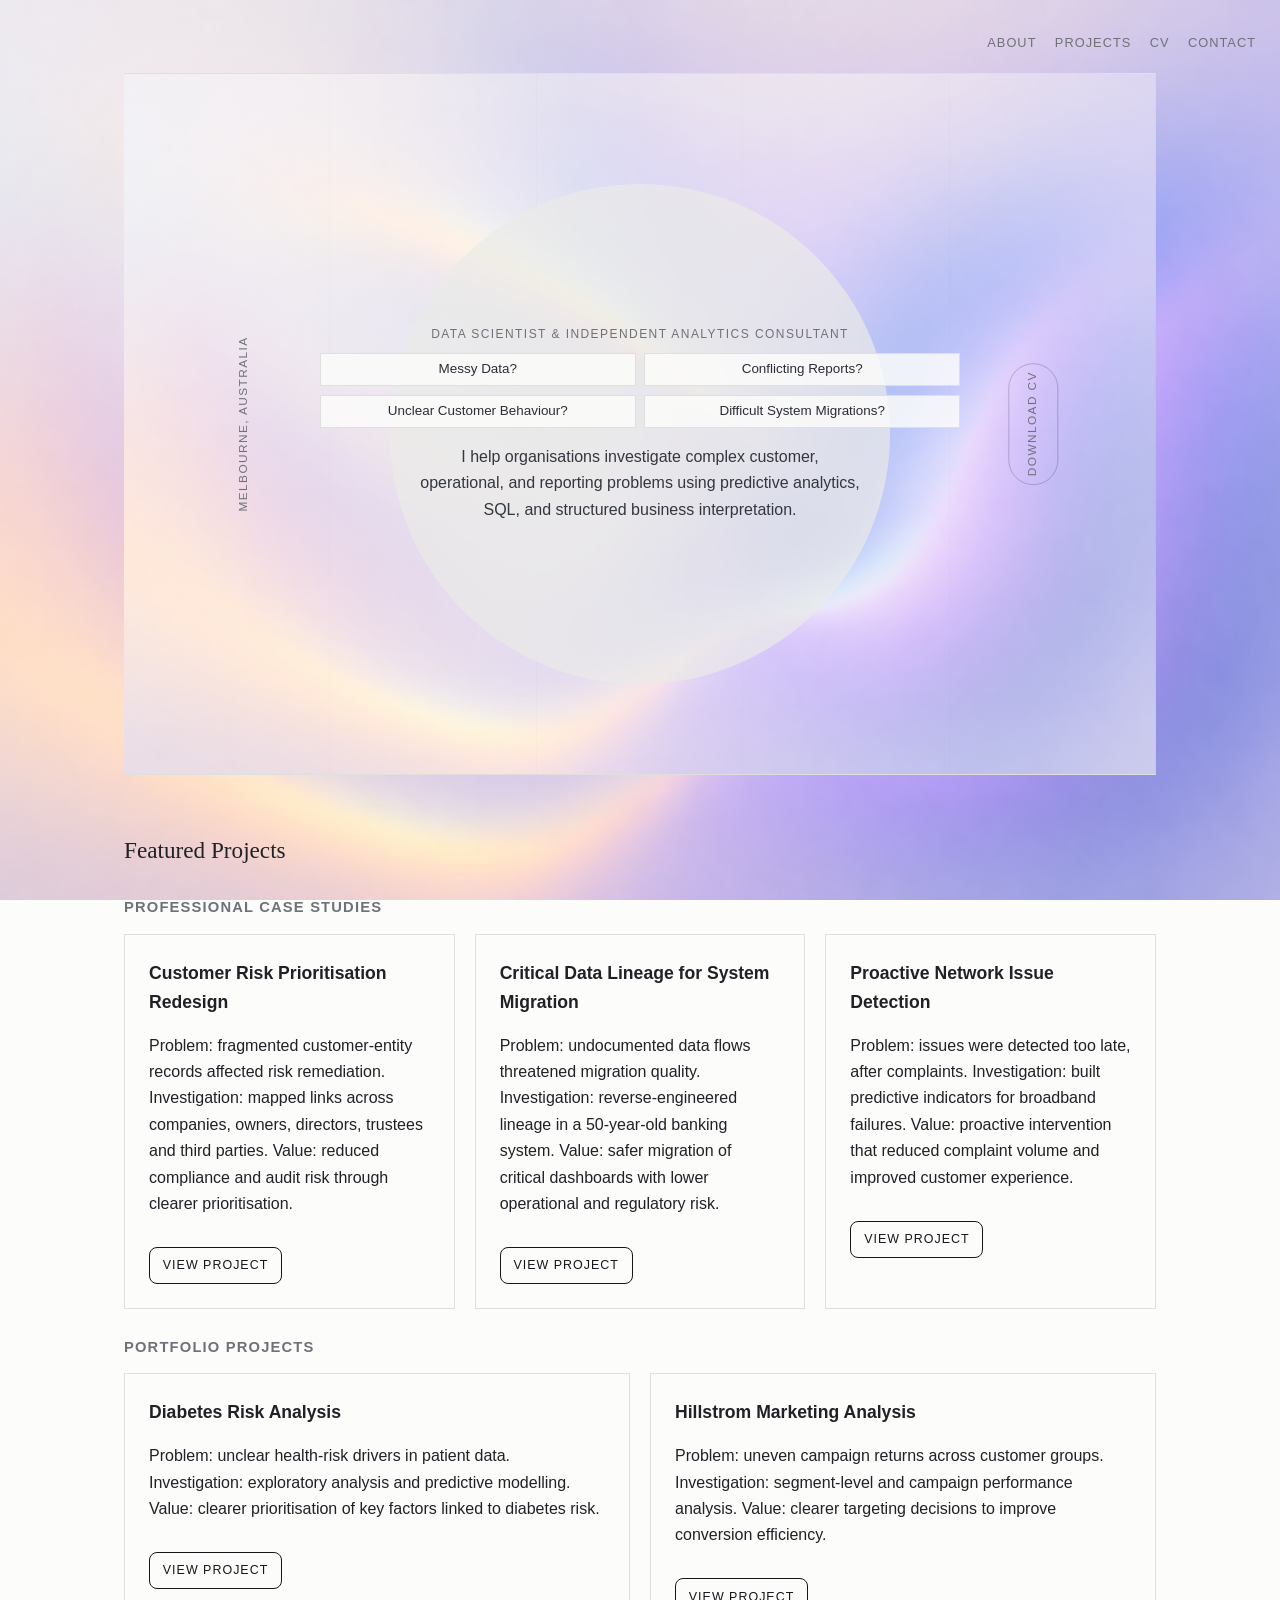
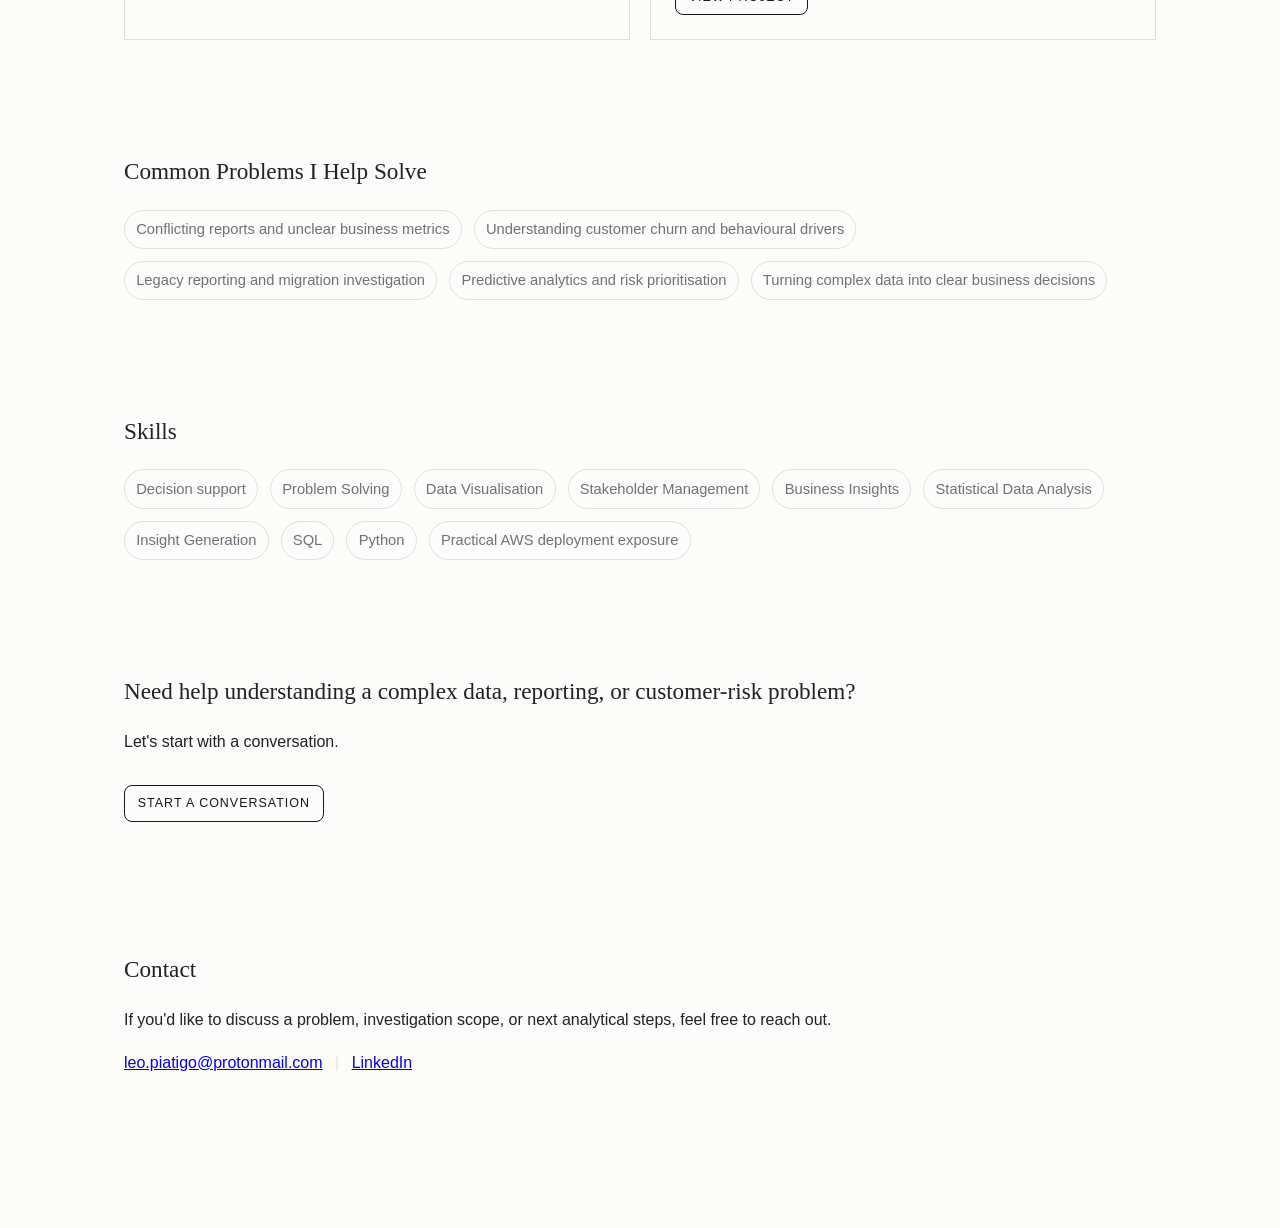
<file: index.html>
<!DOCTYPE html>
<html lang="en">
  <head>
    <meta charset="UTF-8" />
    <meta name="viewport" content="width=device-width, initial-scale=1.0" />
    <title>Leon Gor | Data Scientist &amp; Independent Analytics Consultant</title>
    <meta name="description" content="Helping organisations investigate customer, operational, reporting and migration problems using predictive analytics, SQL and structured business interpretation." />
    <link rel="stylesheet" href="styles.css" />
    <!-- Google tag (gtag.js) -->
    <script async src="https://www.googletagmanager.com/gtag/js?id=G-ETQPFEDKZ9"></script>
    <script>
      window.dataLayer = window.dataLayer || [];
      function gtag(){dataLayer.push(arguments);}
      gtag('js', new Date());

      gtag('config', 'G-ETQPFEDKZ9');
    </script>
  </head>
  <body class="home-page">
    <header class="site-header">
      <nav class="nav">
        <a href="#about">About</a>
        <a href="projects/index.html">Projects</a>
        <a href="cv.html">CV</a>
        <a href="#contact">Contact</a>
      </nav>
    </header>

    <main>
      <section class="hero section" id="about">
        <div class="hero-grid-lines" aria-hidden="true"></div>
        <div class="hero-content">
          <p class="hero-side-note hero-side-note-left">Melbourne, Australia</p>
          <a
            class="hero-side-note hero-side-button"
            href="assets/LeonGor_CV_insight_datascientist.pdf"
            download="LeonGor_CV_insight_datascientist.pdf"
            >Download CV</a
          >

          <p class="eyebrow">Data Scientist &amp; Independent Analytics Consultant</p>
          <div class="hero-problem-cards" aria-label="Common analytics and reporting challenges">
            <span class="problem-card">Messy Data?</span>
            <span class="problem-card">Conflicting Reports?</span>
            <span class="problem-card">Unclear Customer Behaviour?</span>
            <span class="problem-card">Difficult System Migrations?</span>
          </div>
          <p class="intro">
            I help organisations investigate complex customer, operational, and
            reporting problems using predictive analytics, SQL, and structured
            business interpretation.
          </p>
        </div>
      </section>

      <section class="section" id="projects">
        <h2>Featured Projects</h2>

        <div class="project-group">
          <h3 class="project-group-title">Professional Case Studies</h3>
          <div class="cards">
            <article class="card">
              <h3>Customer Risk Prioritisation Redesign</h3>
              <p>
                Problem: fragmented customer-entity records affected risk
                remediation. Investigation: mapped links across companies,
                owners, directors, trustees and third parties. Value: reduced
                compliance and audit risk through clearer prioritisation.
              </p>
              <a class="button" href="projects/remediation.html">View Project</a>
            </article>

            <article class="card">
              <h3>Critical Data Lineage for System Migration</h3>
              <p>
                Problem: undocumented data flows threatened migration quality.
                Investigation: reverse-engineered lineage in a 50-year-old
                banking system. Value: safer migration of critical dashboards
                with lower operational and regulatory risk.
              </p>
              <a class="button" href="projects/data-lineage.html">View Project</a>
            </article>

            <article class="card">
              <h3>Proactive Network Issue Detection</h3>
              <p>
                Problem: issues were detected too late, after complaints.
                Investigation: built predictive indicators for broadband
                failures. Value: proactive intervention that reduced complaint
                volume and improved customer experience.
              </p>
              <a class="button" href="projects/network-detection.html">View Project</a>
            </article>
          </div>
        </div>

        <div class="project-group">
          <h3 class="project-group-title">Portfolio Projects</h3>
          <div class="cards">
            <article class="card">
              <h3>Diabetes Risk Analysis</h3>
              <p>
                Problem: unclear health-risk drivers in patient data.
                Investigation: exploratory analysis and predictive modelling.
                Value: clearer prioritisation of key factors linked to diabetes
                risk.
              </p>
              <a class="button" href="projects/diabetes.html">View Project</a>
            </article>

            <article class="card">
              <h3>Hillstrom Marketing Analysis</h3>
              <p>
                Problem: uneven campaign returns across customer groups.
                Investigation: segment-level and campaign performance analysis.
                Value: clearer targeting decisions to improve conversion
                efficiency.
              </p>
              <a class="button" href="projects/hillstrom.html">View Project</a>
            </article>
          </div>
        </div>
      </section>

      <section class="section" id="problems">
        <h2>Common Problems I Help Solve</h2>
        <ul class="skills-list">
          <li>Conflicting reports and unclear business metrics</li>
          <li>Understanding customer churn and behavioural drivers</li>
          <li>Legacy reporting and migration investigation</li>
          <li>Predictive analytics and risk prioritisation</li>
          <li>Turning complex data into clear business decisions</li>
        </ul>
      </section>

      <section class="section" id="skills">
        <h2>Skills</h2>
        <ul class="skills-list">
          <li>Decision support</li>
          <li>Problem Solving</li>
          <li>Data Visualisation</li>
          <li>Stakeholder Management</li>
          <li>Business Insights</li>
          <li>Statistical Data Analysis</li>
          <li>Insight Generation</li>
          <li>SQL</li>
          <li>Python</li>
          <li>Practical AWS deployment exposure</li>
        </ul>
      </section>


      <section class="section" id="cta">
        <h2>Need help understanding a complex data, reporting, or customer-risk problem?</h2>
        <p>Let's start with a conversation.</p>
        <p><a class="button" href="mailto:leo.piatigo@protonmail.com">Start a Conversation</a></p>
      </section>

      <section class="section" id="contact">
        <h2>Contact</h2>
        <p>
          If you'd like to discuss a problem, investigation scope, or next analytical steps, feel free to reach out.
        </p>
        <p>
          <a href="mailto:leo.piatigo@protonmail.com">leo.piatigo@protonmail.com</a>
          <span class="divider">|</span>
          <a href="https://www.linkedin.com" target="_blank" rel="noopener noreferrer">LinkedIn</a>
        </p>
      </section>
    </main>
  </body>
</html>
</file>
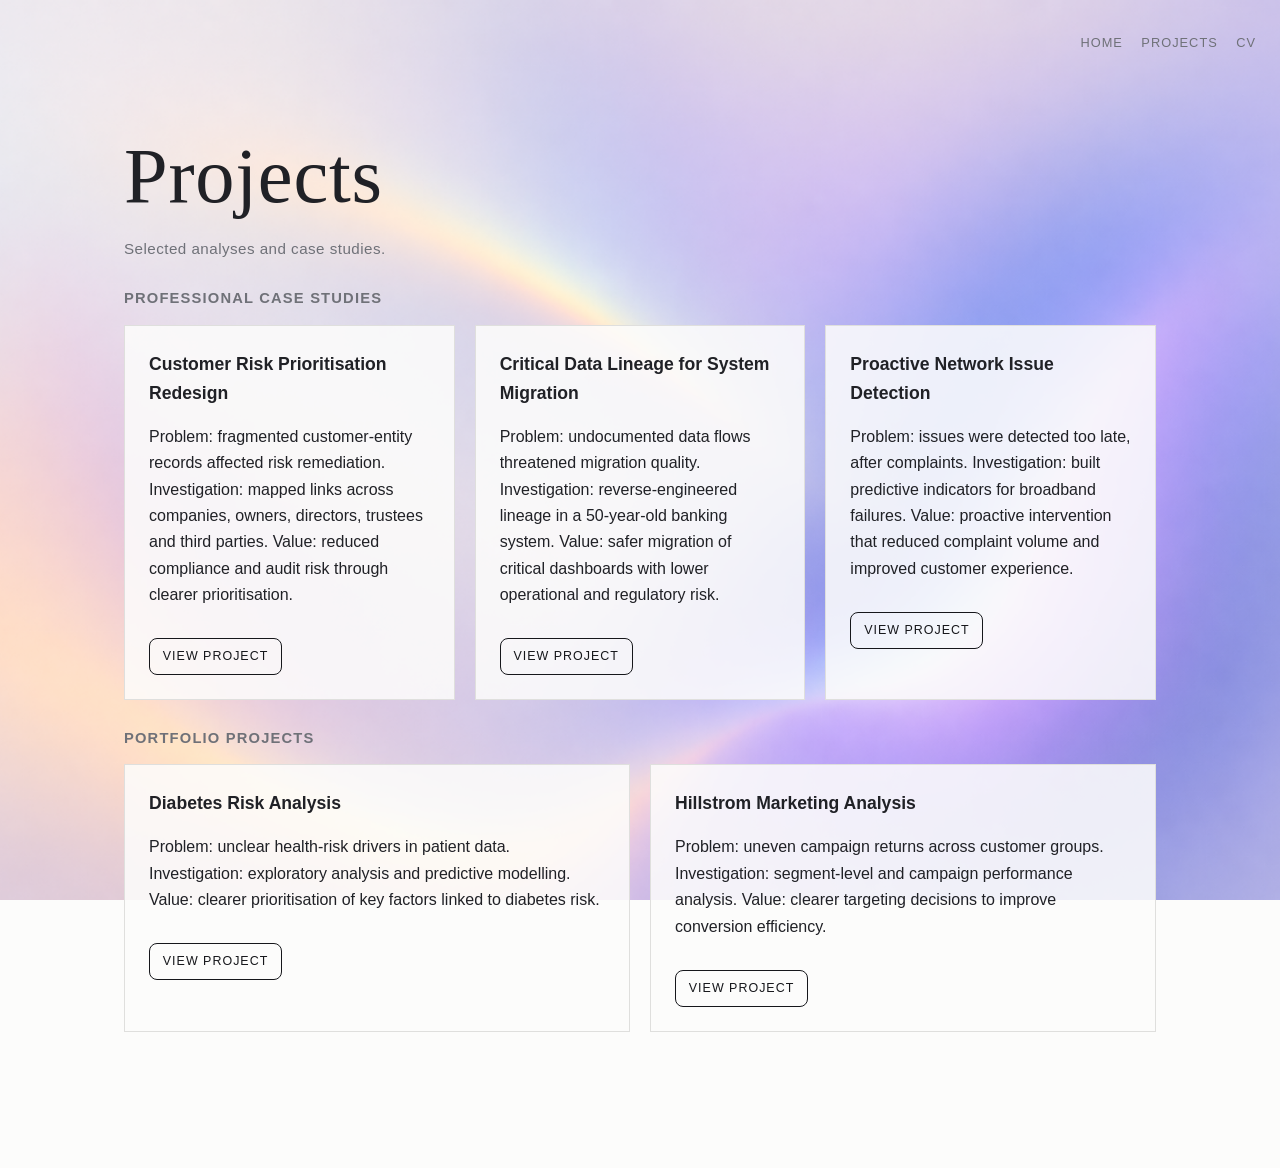
<file: projects/index.html>
<!DOCTYPE html>
<html lang="en">
  <head>
    <meta charset="UTF-8" />
    <meta name="viewport" content="width=device-width, initial-scale=1.0" />
    <title>Projects | Leon Gor</title>
    <link rel="stylesheet" href="../styles.css" />
    <!-- Google tag (gtag.js) -->
    <script async src="https://www.googletagmanager.com/gtag/js?id=G-ETQPFEDKZ9"></script>
    <script>
      window.dataLayer = window.dataLayer || [];
      function gtag(){dataLayer.push(arguments);}
      gtag('js', new Date());

      gtag('config', 'G-ETQPFEDKZ9');
    </script>
  </head>
  <body>
    <header class="site-header">
      <nav class="nav">
        <a href="../index.html">Home</a>
        <a href="index.html">Projects</a>
        <a href="../cv.html">CV</a>
      </nav>
    </header>

    <main>
      <section class="section">
        <h1>Projects</h1>
        <p class="subtitle">Selected analyses and case studies.</p>

        <div class="project-group">
          <h2 class="project-group-title">Professional Case Studies</h2>
          <div class="cards">
            <article class="card">
              <h3>Customer Risk Prioritisation Redesign</h3>
              <p>
                Problem: fragmented customer-entity records affected risk
                remediation. Investigation: mapped links across companies,
                owners, directors, trustees and third parties. Value: reduced
                compliance and audit risk through clearer prioritisation.
              </p>
              <a class="button" href="remediation.html">View Project</a>
            </article>

            <article class="card">
              <h3>Critical Data Lineage for System Migration</h3>
              <p>
                Problem: undocumented data flows threatened migration quality.
                Investigation: reverse-engineered lineage in a 50-year-old
                banking system. Value: safer migration of critical dashboards
                with lower operational and regulatory risk.
              </p>
              <a class="button" href="data-lineage.html">View Project</a>
            </article>

            <article class="card">
              <h3>Proactive Network Issue Detection</h3>
              <p>
                Problem: issues were detected too late, after complaints.
                Investigation: built predictive indicators for broadband
                failures. Value: proactive intervention that reduced complaint
                volume and improved customer experience.
              </p>
              <a class="button" href="network-detection.html">View Project</a>
            </article>
          </div>
        </div>

        <div class="project-group">
          <h2 class="project-group-title">Portfolio Projects</h2>
          <div class="cards">
            <article class="card">
              <h3>Diabetes Risk Analysis</h3>
              <p>
                Problem: unclear health-risk drivers in patient data.
                Investigation: exploratory analysis and predictive modelling.
                Value: clearer prioritisation of key factors linked to diabetes
                risk.
              </p>
              <a class="button" href="diabetes.html">View Project</a>
            </article>

            <article class="card">
              <h3>Hillstrom Marketing Analysis</h3>
              <p>
                Problem: uneven campaign returns across customer groups.
                Investigation: segment-level and campaign performance analysis.
                Value: clearer targeting decisions to improve conversion
                efficiency.
              </p>
              <a class="button" href="hillstrom.html">View Project</a>
            </article>
          </div>
        </div>
      </section>
    </main>
  </body>
</html>
</file>
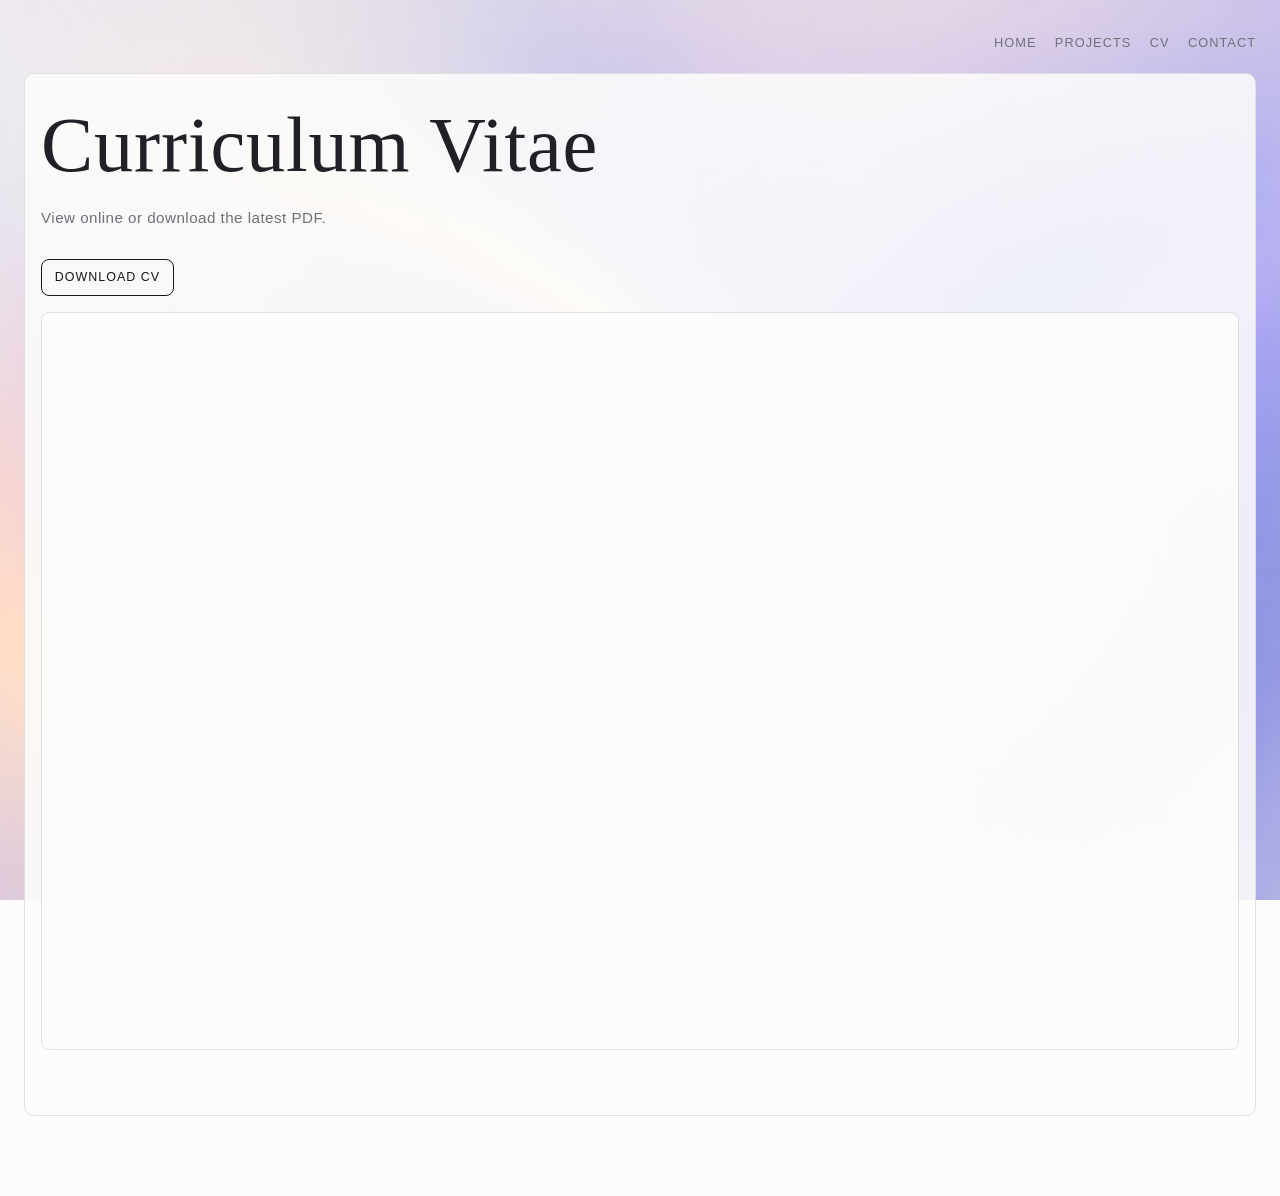
<file: cv.html>
<!DOCTYPE html>
<html lang="en">
  <head>
    <meta charset="UTF-8" />
    <meta name="viewport" content="width=device-width, initial-scale=1.0" />
    <title>CV | Leon Gor</title>
    <link rel="stylesheet" href="styles.css" />
    <!-- Google tag (gtag.js) -->
    <script async src="https://www.googletagmanager.com/gtag/js?id=G-ETQPFEDKZ9"></script>
    <script>
      window.dataLayer = window.dataLayer || [];
      function gtag(){dataLayer.push(arguments);}
      gtag('js', new Date());

      gtag('config', 'G-ETQPFEDKZ9');
    </script>
  </head>
  <body>
    <header class="site-header">
      <nav class="nav">
        <a href="index.html">Home</a>
        <a href="projects/index.html">Projects</a>
        <a href="cv.html">CV</a>
        <a href="index.html#contact">Contact</a>
      </nav>
    </header>

    <main class="cv-page">
      <section class="section cv-section">
        <h1>Curriculum Vitae</h1>
        <p class="subtitle">View online or download the latest PDF.</p>
        <p>
          <a
            class="button"
            href="assets/LeonGor_CV_insight_datascientist.pdf"
            download="LeonGor_CV_insight_datascientist.pdf"
            >Download CV</a
          >
        </p>

        <iframe
          class="cv-embed"
          src="assets/LeonGor_CV_insight_datascientist.pdf"
          title="Leon Gor CV PDF"
        ></iframe>
      </section>
    </main>
  </body>
</html>
</file>
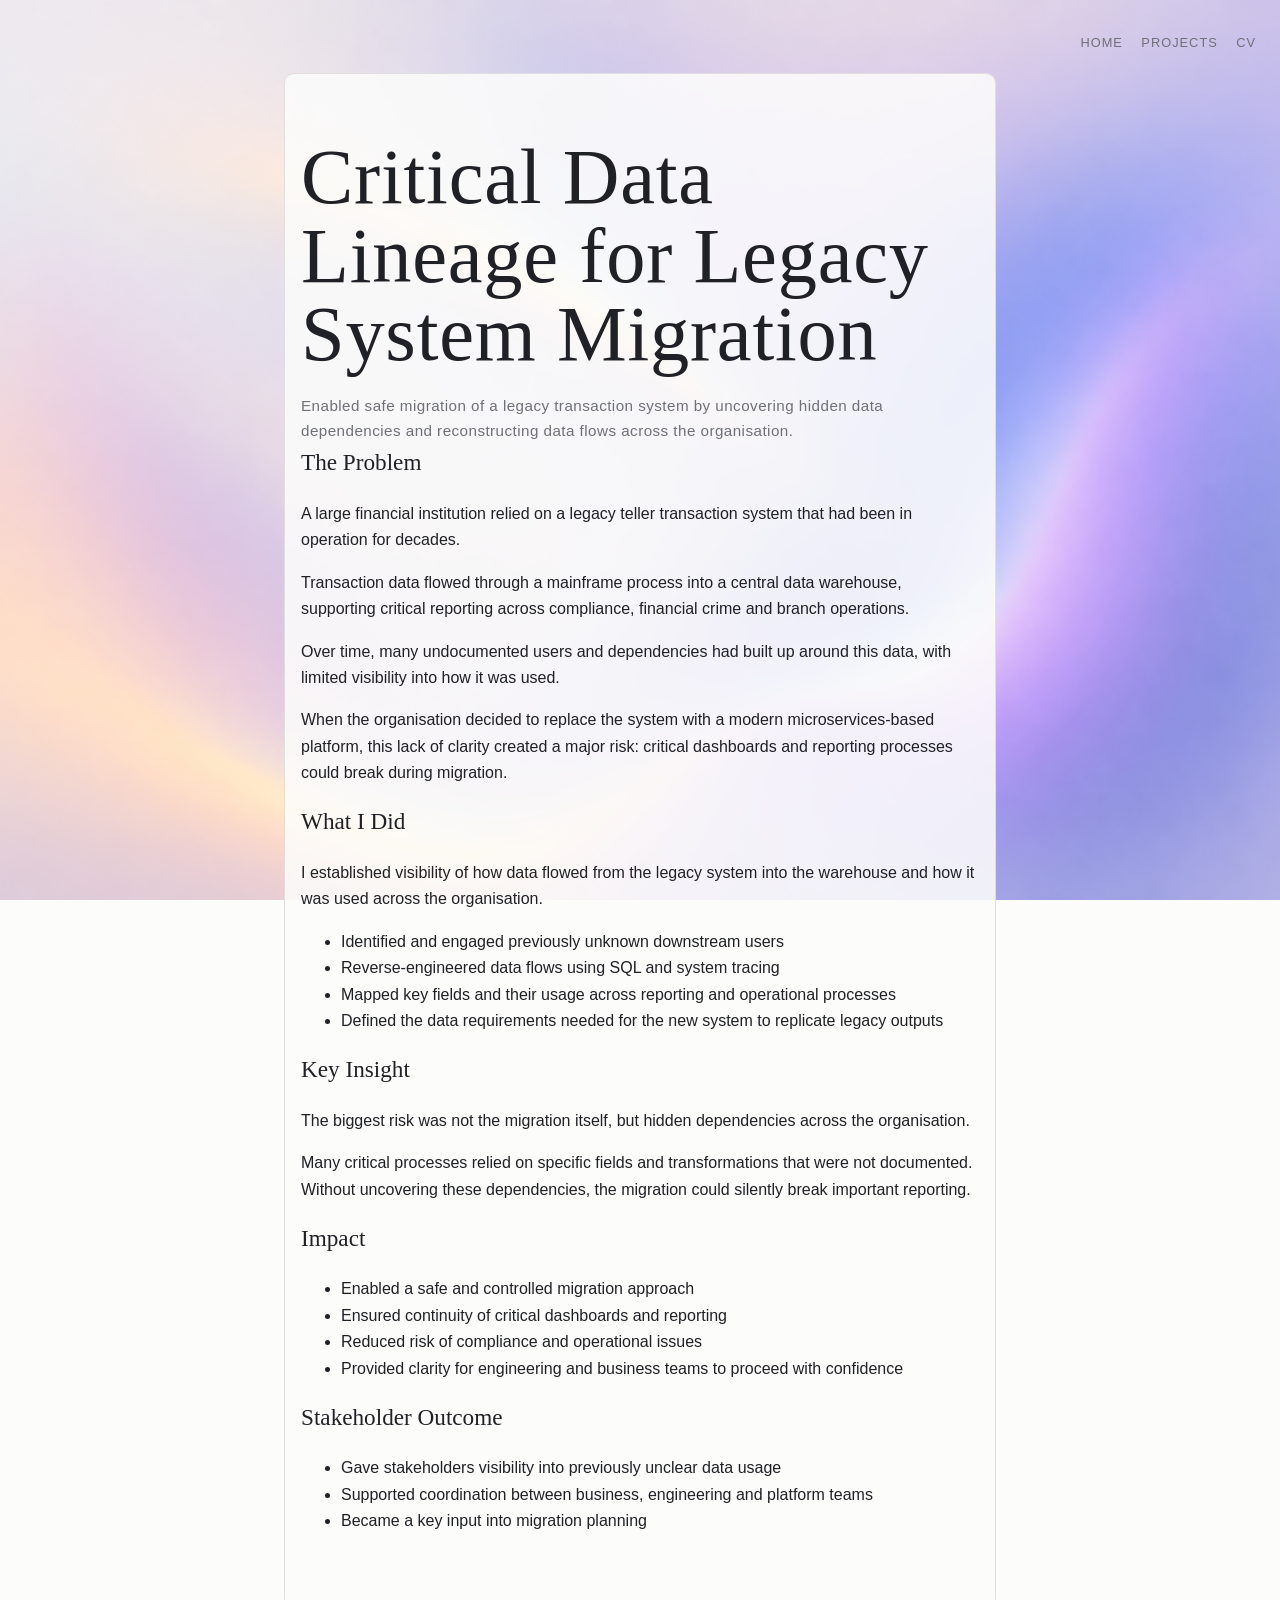
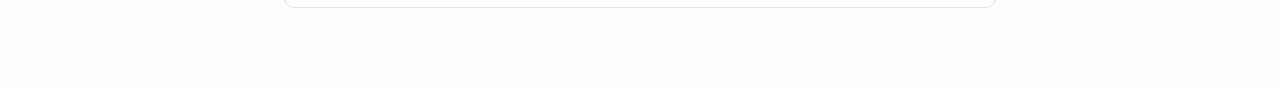
<file: projects/data-lineage.html>
<!DOCTYPE html>
<html lang="en">
  <head>
    <meta charset="UTF-8" />
    <meta name="viewport" content="width=device-width, initial-scale=1.0" />
    <title>Critical Data Lineage for Legacy System Migration | Leon Gor</title>
    <link rel="stylesheet" href="../styles.css" />
    <!-- Google tag (gtag.js) -->
    <script async src="https://www.googletagmanager.com/gtag/js?id=G-ETQPFEDKZ9"></script>
    <script>
      window.dataLayer = window.dataLayer || [];
      function gtag(){dataLayer.push(arguments);}
      gtag('js', new Date());

      gtag('config', 'G-ETQPFEDKZ9');
    </script>
  </head>
  <body class="project-page">
    <header class="site-header">
      <nav class="nav">
        <a href="../index.html">Home</a>
        <a href="index.html">Projects</a>
        <a href="../cv.html">CV</a>
      </nav>
    </header>

    <main class="project-page-main">
      <section class="section">
        <h1>Critical Data Lineage for Legacy System Migration</h1>
        <p class="subtitle">
          Enabled safe migration of a legacy transaction system by uncovering hidden data dependencies and reconstructing data flows across the organisation.
        </p>

        <h2>The Problem</h2>
        <p>
          A large financial institution relied on a legacy teller transaction system that had been in operation for decades.
        </p>
        <p>
          Transaction data flowed through a mainframe process into a central data warehouse, supporting critical reporting across compliance, financial crime and branch operations.
        </p>
        <p>
          Over time, many undocumented users and dependencies had built up around this data, with limited visibility into how it was used.
        </p>
        <p>
          When the organisation decided to replace the system with a modern microservices-based platform, this lack of clarity created a major risk: critical dashboards and reporting processes could break during migration.
        </p>

        <h2>What I Did</h2>
        <p>
          I established visibility of how data flowed from the legacy system into the warehouse and how it was used across the organisation.
        </p>
        <ul>
          <li>Identified and engaged previously unknown downstream users</li>
          <li>Reverse-engineered data flows using SQL and system tracing</li>
          <li>Mapped key fields and their usage across reporting and operational processes</li>
          <li>Defined the data requirements needed for the new system to replicate legacy outputs</li>
        </ul>

        <h2>Key Insight</h2>
        <p>
          The biggest risk was not the migration itself, but hidden dependencies across the organisation.
        </p>
        <p>
          Many critical processes relied on specific fields and transformations that were not documented. Without uncovering these dependencies, the migration could silently break important reporting.
        </p>

        <h2>Impact</h2>
        <ul>
          <li>Enabled a safe and controlled migration approach</li>
          <li>Ensured continuity of critical dashboards and reporting</li>
          <li>Reduced risk of compliance and operational issues</li>
          <li>Provided clarity for engineering and business teams to proceed with confidence</li>
        </ul>

        <h2>Stakeholder Outcome</h2>
        <ul>
          <li>Gave stakeholders visibility into previously unclear data usage</li>
          <li>Supported coordination between business, engineering and platform teams</li>
          <li>Became a key input into migration planning</li>
        </ul>
      </section>
    </main>
  </body>
</html>
</file>
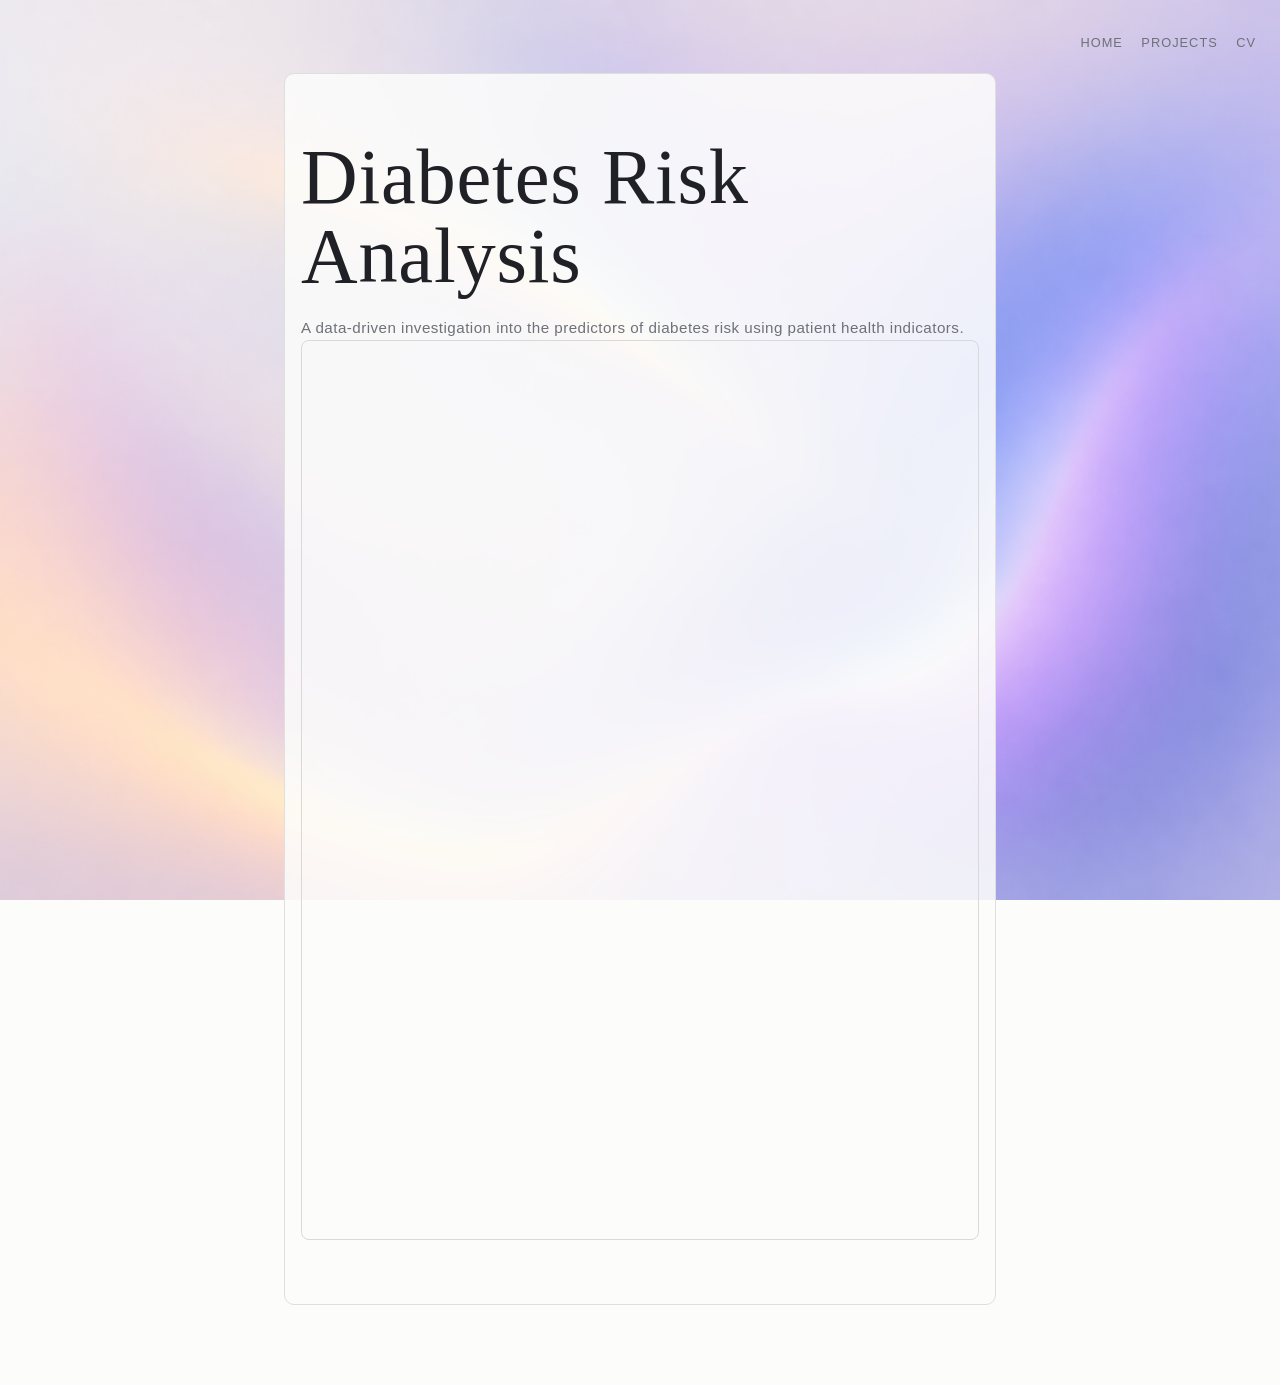
<file: projects/diabetes.html>
<!DOCTYPE html>
<html lang="en">
  <head>
    <meta charset="UTF-8" />
    <meta name="viewport" content="width=device-width, initial-scale=1.0" />
    <title>Diabetes Risk Analysis | Leon Gor</title>
    <link rel="stylesheet" href="../styles.css" />
    <!-- Google tag (gtag.js) -->
    <script async src="https://www.googletagmanager.com/gtag/js?id=G-ETQPFEDKZ9"></script>
    <script>
      window.dataLayer = window.dataLayer || [];
      function gtag(){dataLayer.push(arguments);}
      gtag('js', new Date());

      gtag('config', 'G-ETQPFEDKZ9');
    </script>
  </head>
  <body class="project-page">
    <header class="site-header">
      <nav class="nav">
        <a href="../index.html">Home</a>
        <a href="index.html">Projects</a>
        <a href="../cv.html">CV</a>
      </nav>
    </header>

    <main class="project-page-main">
      <section class="section">
        <h1>Diabetes Risk Analysis</h1>
        <p class="subtitle">
          A data-driven investigation into the predictors of diabetes risk using
          patient health indicators.
        </p>
        <iframe
          src="../assets/diabetes.pdf"
          title="Diabetes Risk Analysis PDF"
          width="100%"
          height="900"
          style="border: 1px solid #d9d9d9; border-radius: 8px"
        ></iframe>
      </section>
    </main>
  </body>
</html>
</file>
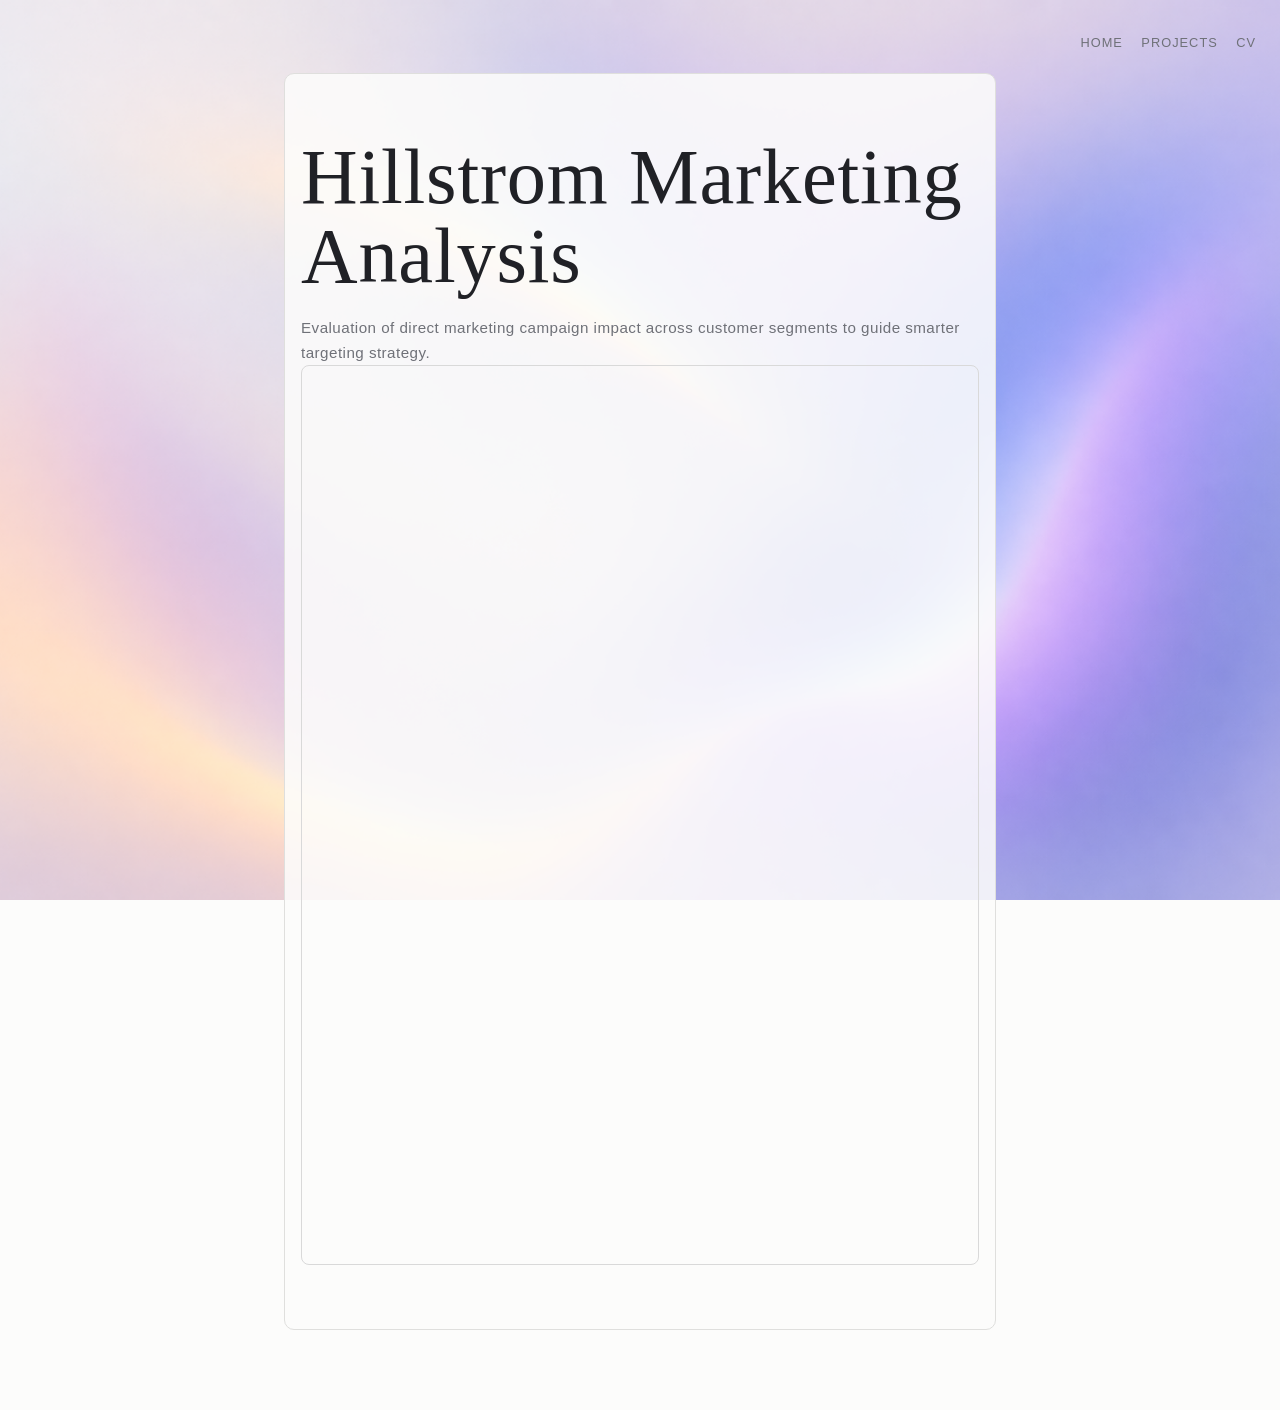
<file: projects/hillstrom.html>
<!DOCTYPE html>
<html lang="en">
  <head>
    <meta charset="UTF-8" />
    <meta name="viewport" content="width=device-width, initial-scale=1.0" />
    <title>Hillstrom Marketing Analysis | Leon Gor</title>
    <link rel="stylesheet" href="../styles.css" />
    <!-- Google tag (gtag.js) -->
    <script async src="https://www.googletagmanager.com/gtag/js?id=G-ETQPFEDKZ9"></script>
    <script>
      window.dataLayer = window.dataLayer || [];
      function gtag(){dataLayer.push(arguments);}
      gtag('js', new Date());

      gtag('config', 'G-ETQPFEDKZ9');
    </script>
  </head>
  <body class="project-page">
    <header class="site-header">
      <nav class="nav">
        <a href="../index.html">Home</a>
        <a href="index.html">Projects</a>
        <a href="../cv.html">CV</a>
      </nav>
    </header>

    <main class="project-page-main">
      <section class="section">
        <h1>Hillstrom Marketing Analysis</h1>
        <p class="subtitle">
          Evaluation of direct marketing campaign impact across customer segments
          to guide smarter targeting strategy.
        </p>
        <iframe
          src="../assets/campaign.pdf"
          title="Hillstrom Marketing Analysis PDF"
          width="100%"
          height="900"
          style="border: 1px solid #d9d9d9; border-radius: 8px"
        ></iframe>
      </section>
    </main>
  </body>
</html>
</file>
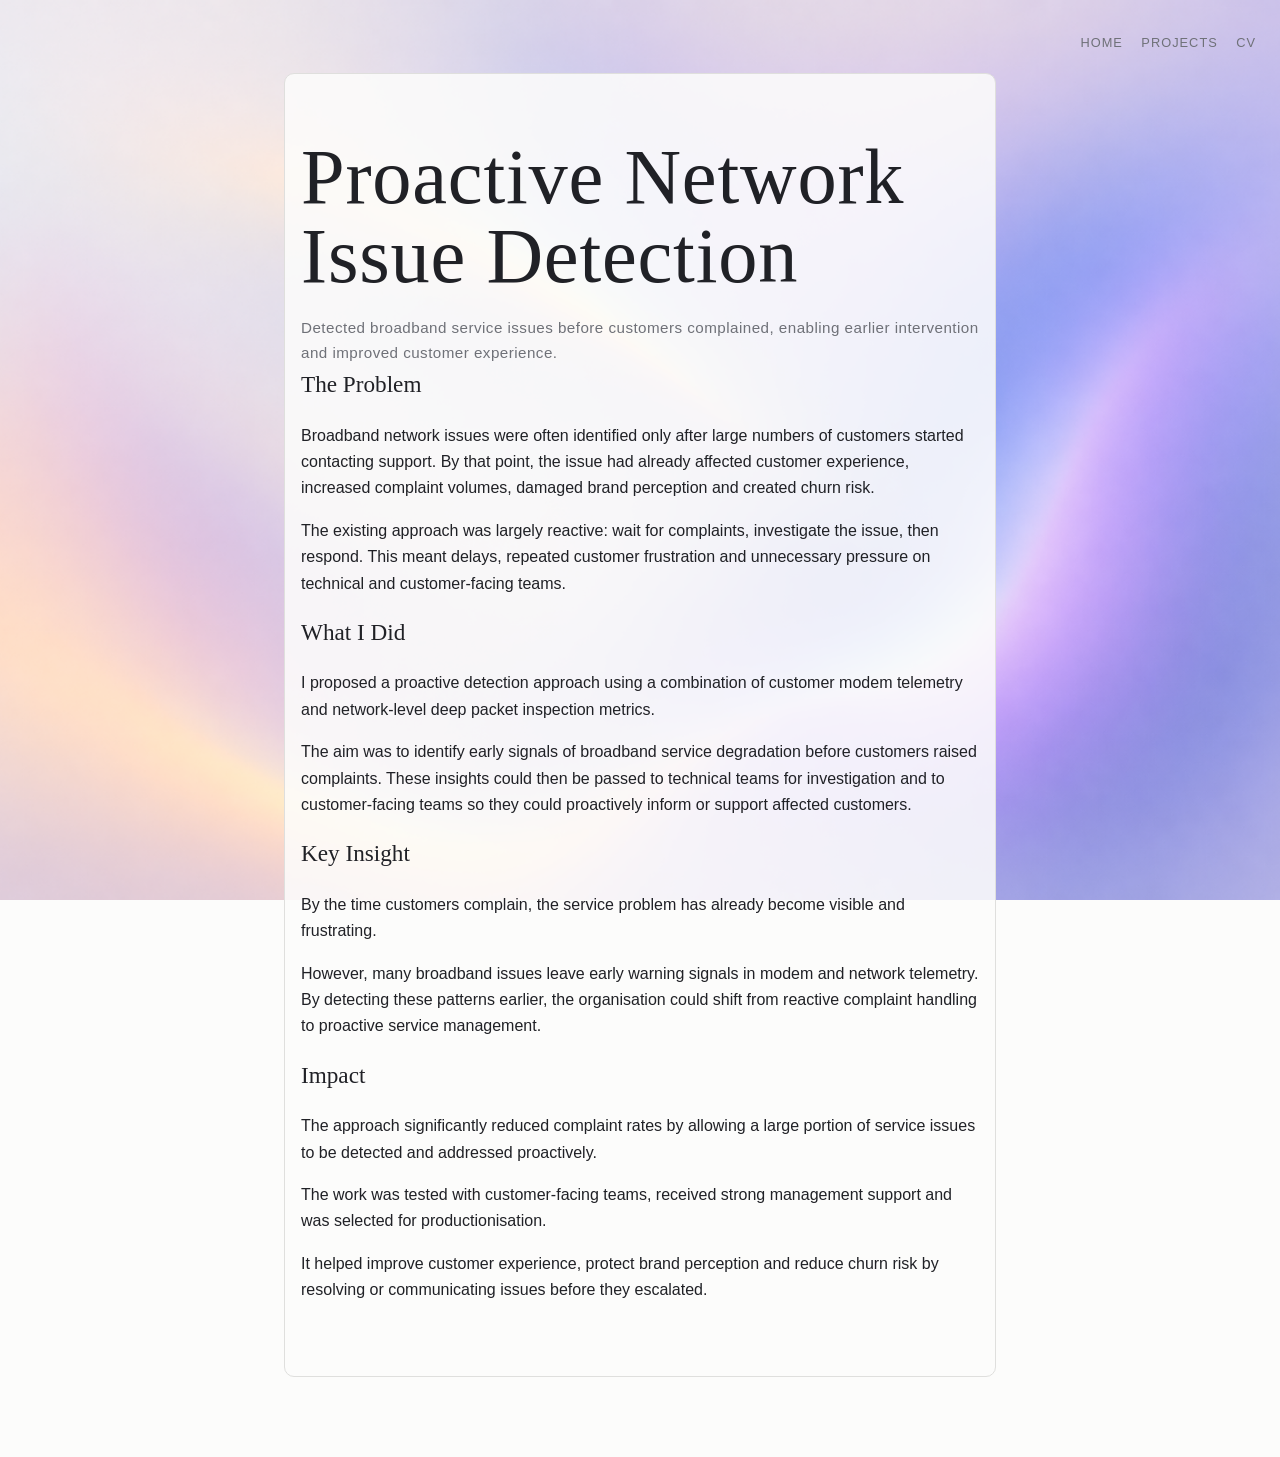
<file: projects/network-detection.html>
<!DOCTYPE html>
<html lang="en">
  <head>
    <meta charset="UTF-8" />
    <meta name="viewport" content="width=device-width, initial-scale=1.0" />
    <title>Proactive Network Issue Detection | Leon Gor</title>
    <link rel="stylesheet" href="../styles.css" />
    <!-- Google tag (gtag.js) -->
    <script async src="https://www.googletagmanager.com/gtag/js?id=G-ETQPFEDKZ9"></script>
    <script>
      window.dataLayer = window.dataLayer || [];
      function gtag(){dataLayer.push(arguments);}
      gtag('js', new Date());

      gtag('config', 'G-ETQPFEDKZ9');
    </script>
  </head>
  <body class="project-page">
    <header class="site-header">
      <nav class="nav">
        <a href="../index.html">Home</a>
        <a href="index.html">Projects</a>
        <a href="../cv.html">CV</a>
      </nav>
    </header>

    <main class="project-page-main">
      <section class="section">
        <h1>Proactive Network Issue Detection</h1>
        <p class="subtitle">
          Detected broadband service issues before customers complained,
          enabling earlier intervention and improved customer experience.
        </p>

        <h2>The Problem</h2>
        <p>
          Broadband network issues were often identified only after large
          numbers of customers started contacting support. By that point, the
          issue had already affected customer experience, increased complaint
          volumes, damaged brand perception and created churn risk.
        </p>
        <p>
          The existing approach was largely reactive: wait for complaints,
          investigate the issue, then respond. This meant delays, repeated
          customer frustration and unnecessary pressure on technical and
          customer-facing teams.
        </p>

        <h2>What I Did</h2>
        <p>
          I proposed a proactive detection approach using a combination of
          customer modem telemetry and network-level deep packet inspection
          metrics.
        </p>
        <p>
          The aim was to identify early signals of broadband service
          degradation before customers raised complaints. These insights could
          then be passed to technical teams for investigation and to
          customer-facing teams so they could proactively inform or support
          affected customers.
        </p>

        <h2>Key Insight</h2>
        <p>
          By the time customers complain, the service problem has already
          become visible and frustrating.
        </p>
        <p>
          However, many broadband issues leave early warning signals in modem
          and network telemetry. By detecting these patterns earlier, the
          organisation could shift from reactive complaint handling to
          proactive service management.
        </p>

        <h2>Impact</h2>
        <p>
          The approach significantly reduced complaint rates by allowing a large
          portion of service issues to be detected and addressed proactively.
        </p>
        <p>
          The work was tested with customer-facing teams, received strong
          management support and was selected for productionisation.
        </p>
        <p>
          It helped improve customer experience, protect brand perception and
          reduce churn risk by resolving or communicating issues before they
          escalated.
        </p>
      </section>
    </main>
  </body>
</html>
</file>
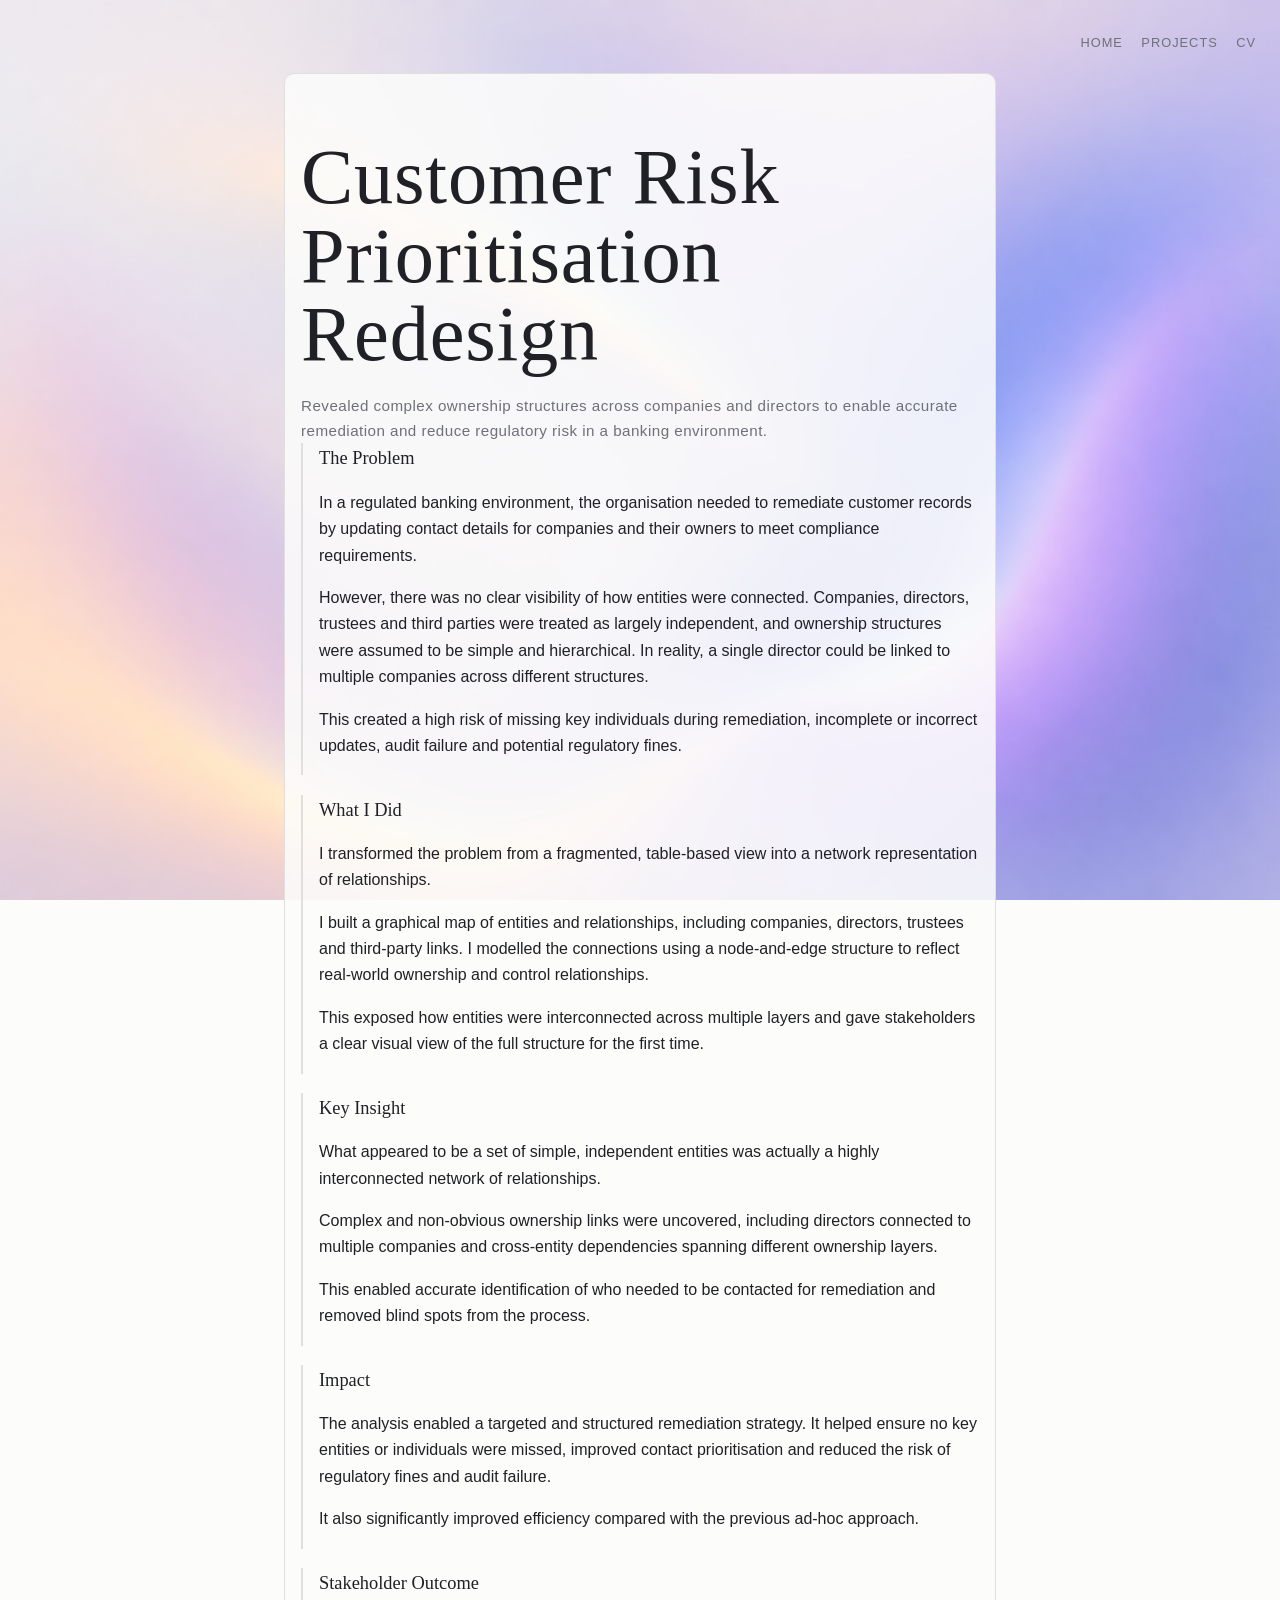
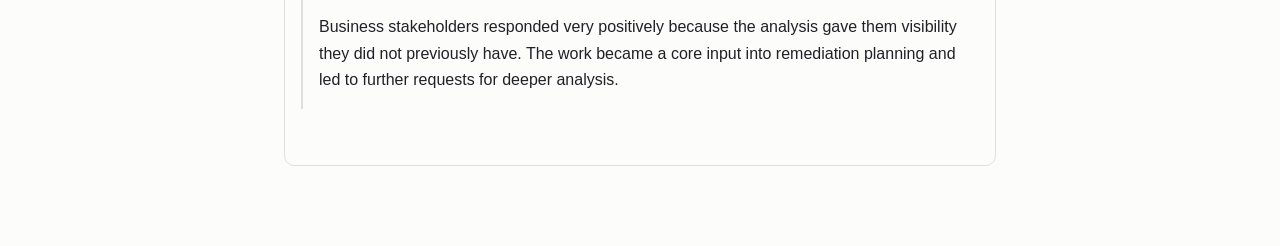
<file: projects/remediation.html>
<!DOCTYPE html>
<html lang="en">
  <head>
    <meta charset="UTF-8" />
    <meta name="viewport" content="width=device-width, initial-scale=1.0" />
    <title>Customer Risk Prioritisation Redesign | Leon Gor</title>
    <link rel="stylesheet" href="../styles.css" />
    <!-- Google tag (gtag.js) -->
    <script async src="https://www.googletagmanager.com/gtag/js?id=G-ETQPFEDKZ9"></script>
    <script>
      window.dataLayer = window.dataLayer || [];
      function gtag(){dataLayer.push(arguments);}
      gtag('js', new Date());

      gtag('config', 'G-ETQPFEDKZ9');
    </script>
  </head>
  <body class="project-page">
    <header class="site-header">
      <nav class="nav">
        <a href="../index.html">Home</a>
        <a href="index.html">Projects</a>
        <a href="../cv.html">CV</a>
      </nav>
    </header>

    <main class="project-page-main">
      <section class="section">
        <h1>Customer Risk Prioritisation Redesign</h1>
        <p class="subtitle">
          Revealed complex ownership structures across companies and directors
          to enable accurate remediation and reduce regulatory risk in a banking
          environment.
        </p>

        <div class="project-content">
          <section>
            <h2>The Problem</h2>
            <p>
              In a regulated banking environment, the organisation needed to
              remediate customer records by updating contact details for
              companies and their owners to meet compliance requirements.
            </p>
            <p>
              However, there was no clear visibility of how entities were
              connected. Companies, directors, trustees and third parties were
              treated as largely independent, and ownership structures were
              assumed to be simple and hierarchical. In reality, a single
              director could be linked to multiple companies across different
              structures.
            </p>
            <p>
              This created a high risk of missing key individuals during
              remediation, incomplete or incorrect updates, audit failure and
              potential regulatory fines.
            </p>
          </section>

          <section>
            <h2>What I Did</h2>
            <p>
              I transformed the problem from a fragmented, table-based view into
              a network representation of relationships.
            </p>
            <p>
              I built a graphical map of entities and relationships, including
              companies, directors, trustees and third-party links. I modelled
              the connections using a node-and-edge structure to reflect
              real-world ownership and control relationships.
            </p>
            <p>
              This exposed how entities were interconnected across multiple
              layers and gave stakeholders a clear visual view of the full
              structure for the first time.
            </p>
          </section>

          <section>
            <h2>Key Insight</h2>
            <p>
              What appeared to be a set of simple, independent entities was
              actually a highly interconnected network of relationships.
            </p>
            <p>
              Complex and non-obvious ownership links were uncovered, including
              directors connected to multiple companies and cross-entity
              dependencies spanning different ownership layers.
            </p>
            <p>
              This enabled accurate identification of who needed to be contacted
              for remediation and removed blind spots from the process.
            </p>
          </section>

          <section>
            <h2>Impact</h2>
            <p>
              The analysis enabled a targeted and structured remediation
              strategy. It helped ensure no key entities or individuals were
              missed, improved contact prioritisation and reduced the risk of
              regulatory fines and audit failure.
            </p>
            <p>
              It also significantly improved efficiency compared with the
              previous ad-hoc approach.
            </p>
          </section>

          <section>
            <h2>Stakeholder Outcome</h2>
            <p>
              Business stakeholders responded very positively because the
              analysis gave them visibility they did not previously have. The
              work became a core input into remediation planning and led to
              further requests for deeper analysis.
            </p>
          </section>
        </div>
      </section>
    </main>
  </body>
</html>
</file>
<file: styles.css>
:root {
  --bg: #fcfcfb;
  --text: #202126;
  --muted: #6f7178;
  --border: #dfdfdd;
  --accent: #16171b;
  --hero-circle: #ecece8;
  --serif: "Iowan Old Style", "Palatino Linotype", "Book Antiqua", Palatino, "Times New Roman", serif;
  --sans: "Inter", "Segoe UI", Roboto, Helvetica, Arial, sans-serif;
}

* {
  box-sizing: border-box;
}

html,
body {
  min-height: 100%;
}

body {
  margin: 0;
  font-family: var(--sans);
  background-color: var(--bg);
  background-image: url("assets/backround_color.png");
  background-position: center;
  background-repeat: no-repeat;
  background-size: cover;
  background-attachment: fixed;
  color: var(--text);
  line-height: 1.65;
  position: relative;
}

.site-header {
  padding: 2rem 1.5rem 1.25rem;
}

.nav {
  display: flex;
  justify-content: flex-end;
  align-items: center;
  gap: 1.15rem;
  flex-wrap: wrap;
}

.nav a {
  color: var(--muted);
  text-decoration: none;
  font-size: 0.8rem;
  letter-spacing: 0.08em;
  text-transform: uppercase;
}

.nav a:hover {
  color: var(--accent);
}

main {
  max-width: 1080px;
  margin: 0 auto;
  padding: 0 1.5rem 5rem;
}

.section {
  padding: 3.5rem 0;
}

.hero {
  min-height: 78vh;
  position: relative;
  display: grid;
  place-items: center;
  overflow: hidden;
  border-top: 1px solid var(--border);
  border-bottom: 1px solid var(--border);
  background-image: url("assets/backround_color.png");
  background-size: cover;
  background-position: center;
  background-repeat: no-repeat;
}

.hero::before {
  content: "";
  position: absolute;
  inset: 0;
  background: rgba(252, 252, 251, 0.35);
  pointer-events: none;
  z-index: 0;
}

.hero-grid-lines {
  position: absolute;
  inset: 0;
  background-image: repeating-linear-gradient(
    90deg,
    transparent 0,
    transparent calc(20% - 1px),
    rgba(32, 33, 38, 0.08) calc(20% - 1px),
    rgba(32, 33, 38, 0.08) 20%
  );
  opacity: 0.2;
  pointer-events: none;
  z-index: 0;
}

.hero-content {
  position: relative;
  z-index: 1;
  width: min(820px, 100%);
  padding: 7.5rem 2rem;
  text-align: center;
}

.hero-content::before {
  content: "";
  position: absolute;
  width: clamp(260px, 42vw, 500px);
  aspect-ratio: 1;
  border-radius: 50%;
  background: rgba(236, 236, 232, 0.7);
  top: 50%;
  left: 50%;
  transform: translate(-50%, -48%);
  z-index: -1;
}

.eyebrow {
  margin: 0 0 0.5rem;
  color: var(--muted);
  letter-spacing: 0.12em;
  text-transform: uppercase;
  font-size: 0.75rem;
}

h1 {
  margin: 0.5rem auto 1.25rem;
  font-family: var(--serif);
  font-size: clamp(2rem, 6.5vw, 4.9rem);
  line-height: 1;
  letter-spacing: 0.01em;
  font-weight: 500;
}

.hero-problem-cards {
  max-width: 640px;
  margin: 0.45rem auto 1rem;
  display: grid;
  grid-template-columns: repeat(2, minmax(0, 1fr));
  gap: 0.55rem;
}

.problem-card {
  display: inline-flex;
  align-items: center;
  justify-content: center;
  border: 1px solid var(--border);
  background: rgba(253, 253, 252, 0.82);
  padding: 0.45rem 0.65rem;
  font-size: 0.84rem;
  line-height: 1.25;
  color: #2b2d35;
}

.sr-only {
  position: absolute;
  width: 1px;
  height: 1px;
  padding: 0;
  margin: -1px;
  overflow: hidden;
  clip: rect(0, 0, 0, 0);
  white-space: nowrap;
  border: 0;
}

.subtitle {
  margin: 0;
  color: var(--muted);
  font-size: 0.95rem;
  letter-spacing: 0.03em;
}

.intro {
  max-width: 440px;
  margin: 0;
  margin-inline: auto;
  color: #34363f;
  font-size: 1rem;
}

.hero-side-note {
  position: absolute;
  top: 50%;
  transform: translateY(-50%);
  color: var(--muted);
  font-size: 0.74rem;
  letter-spacing: 0.12em;
  text-transform: uppercase;
}

.hero-side-note-left {
  left: -0.5rem;
  writing-mode: vertical-rl;
  transform: translateY(-50%) rotate(180deg);
}

.hero-side-button {
  right: -0.5rem;
  text-decoration: none;
  border: 1px solid rgba(22, 23, 27, 0.22);
  border-radius: 999px;
  padding: 0.48rem 0.9rem;
  writing-mode: vertical-rl;
  transform: translateY(-50%) rotate(180deg);
  transition: background-color 0.25s ease, color 0.25s ease, border-color 0.25s ease;
}

.hero-side-button:hover {
  color: #fff;
  background: var(--accent);
  border-color: var(--accent);
}

h2 {
  margin: 0 0 1.2rem;
  font-size: 1.45rem;
  font-family: var(--serif);
  font-weight: 500;
}

.cards {
  display: grid;
  grid-template-columns: repeat(auto-fit, minmax(280px, 1fr));
  gap: 1.25rem;
}


.project-group {
  margin-top: 1.6rem;
}

.project-group-title {
  margin: 0 0 0.9rem;
  color: var(--muted);
  font-size: 0.92rem;
  letter-spacing: 0.08em;
  text-transform: uppercase;
  font-family: var(--sans);
  font-weight: 600;
}

.card {
  border: 1px solid var(--border);
  border-radius: 0;
  padding: 1.5rem;
  background: rgba(253, 253, 252, 0.86);
}

.card h3 {
  margin-top: 0;
  margin-bottom: 0.6rem;
  font-size: 1.1rem;
}

.button {
  display: inline-block;
  margin-top: 0.85rem;
  border: 1px solid var(--accent);
  color: var(--accent);
  text-decoration: none;
  padding: 0.45rem 0.8rem;
  border-radius: 8px;
  text-transform: uppercase;
  letter-spacing: 0.08em;
  font-size: 0.78rem;
}

.button:hover {
  background: var(--accent);
  color: #fff;
}

.skills-list {
  list-style: none;
  padding: 0;
  margin: 0;
  display: flex;
  flex-wrap: wrap;
  gap: 0.75rem;
}

.skills-list li {
  border: 1px solid var(--border);
  padding: 0.4rem 0.7rem;
  border-radius: 999px;
  font-size: 0.92rem;
  color: var(--muted);
}

.divider {
  margin: 0 0.5rem;
  color: var(--border);
}

.project-page-main {
  max-width: 760px;
}

.cv-page {
  max-width: 1320px;
}

.cv-section {
  padding-top: 1.5rem;
  padding-inline: 1rem;
  background: rgba(253, 253, 252, 0.86);
  border: 1px solid var(--border);
  border-radius: 10px;
}

.cv-embed {
  width: 100%;
  height: min(82vh, 1200px);
  border: 1px solid var(--border);
  border-radius: 8px;
  background: rgba(253, 253, 252, 0.86);
}

.project-content {
  display: grid;
  gap: 1.2rem;
}

.project-page .section {
  background: rgba(253, 253, 252, 0.86);
  border: 1px solid var(--border);
  border-radius: 10px;
  padding-inline: 1rem;
}

.project-content section {
  border-left: 2px solid var(--border);
  padding-left: 1rem;
}

.project-content h2 {
  font-size: 1.15rem;
  margin-bottom: 0.4rem;
}

@media (max-width: 760px) {
  .site-header {
    padding-top: 1.1rem;
  }

  .nav {
    justify-content: center;
    gap: 0.9rem;
  }

  .nav a {
    font-size: 0.72rem;
  }

  .cards {
    grid-template-columns: 1fr;
  }

  .section {
    padding: 2.4rem 0;
  }

  .hero {
    min-height: 68vh;
  }

  .hero-content {
    padding: 5.6rem 1rem 5rem;
  }

  .hero-content::before {
    width: clamp(210px, 70vw, 340px);
  }

  .hero-problem-cards {
    grid-template-columns: 1fr;
    max-width: 340px;
  }

  .hero-side-note {
    position: static;
    display: block;
    transform: none;
    writing-mode: initial;
    letter-spacing: 0.1em;
  }

  .hero-side-note-left {
    margin-bottom: 1rem;
  }

  .hero-side-button {
    width: fit-content;
    margin: 1.3rem auto 0;
    border-radius: 999px;
    padding: 0.4rem 0.95rem;
  }

  .cv-embed {
    height: 75vh;
  }
}
</file>
